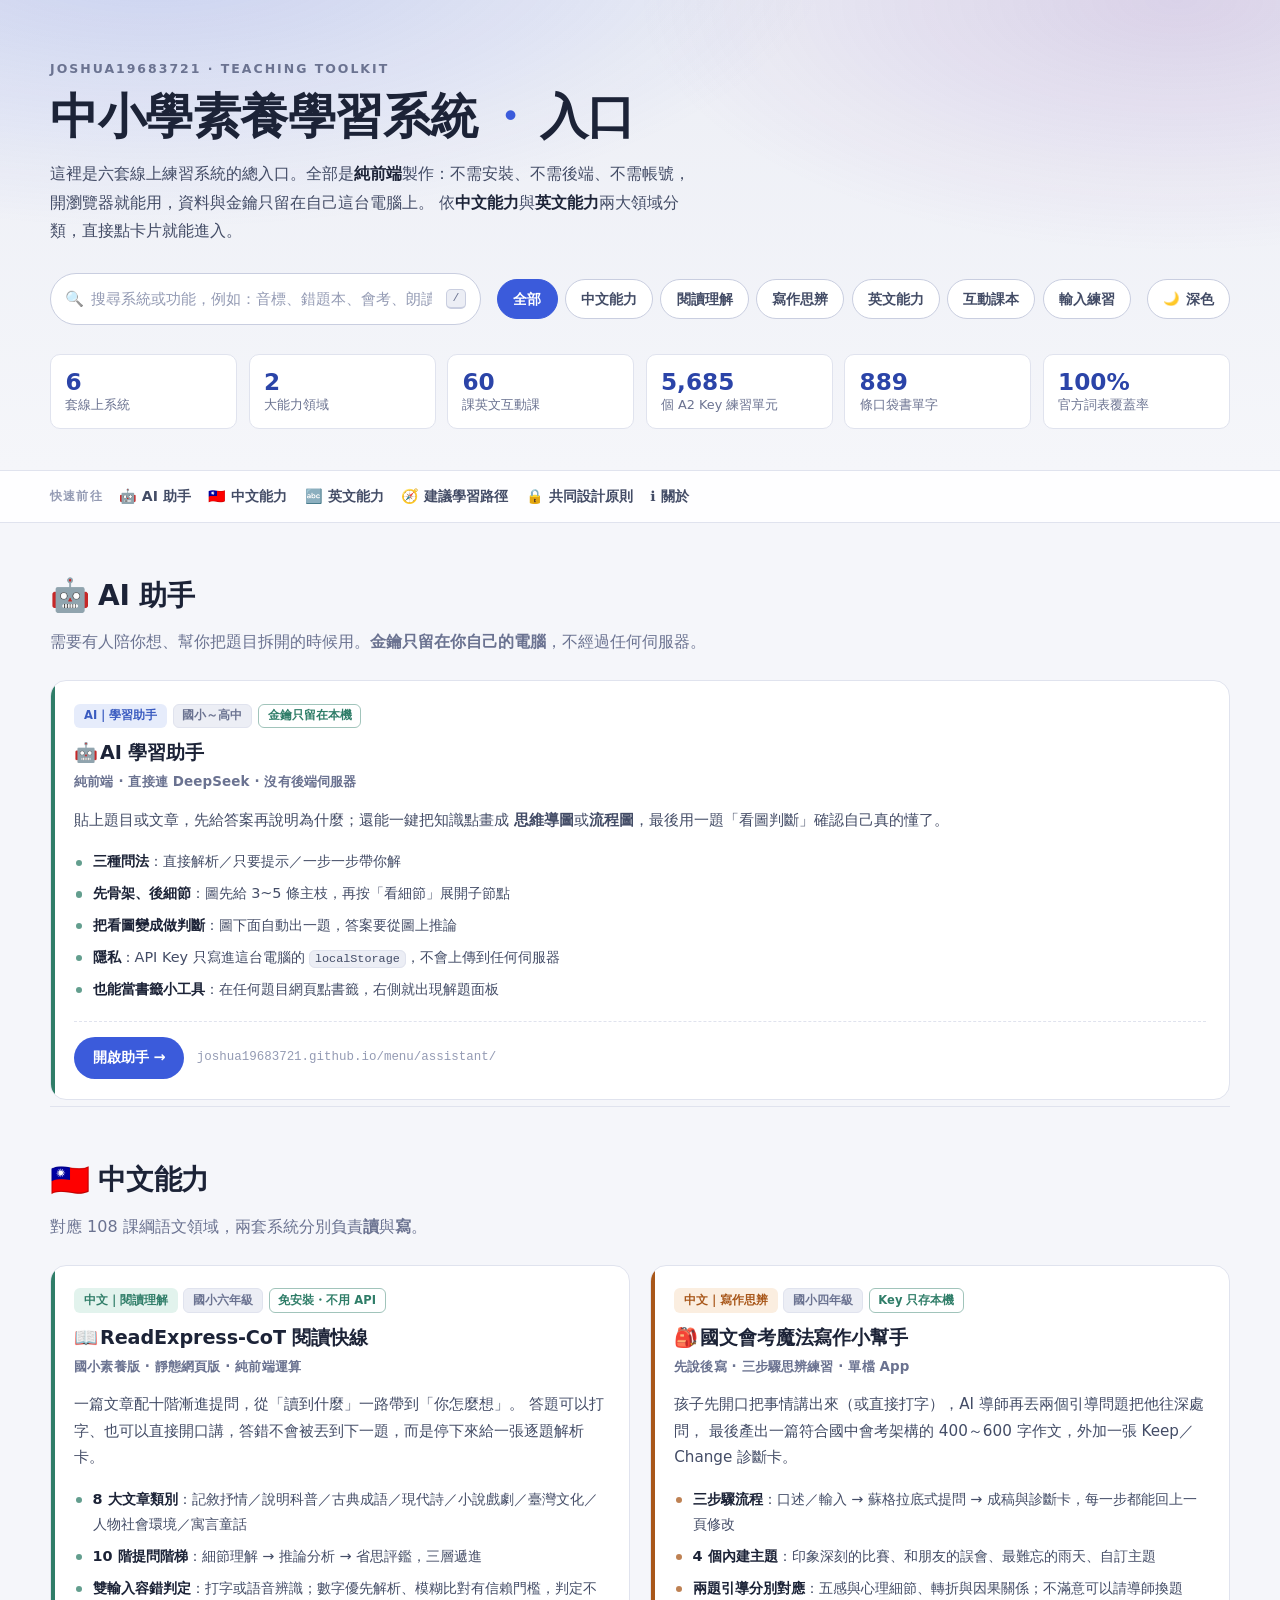
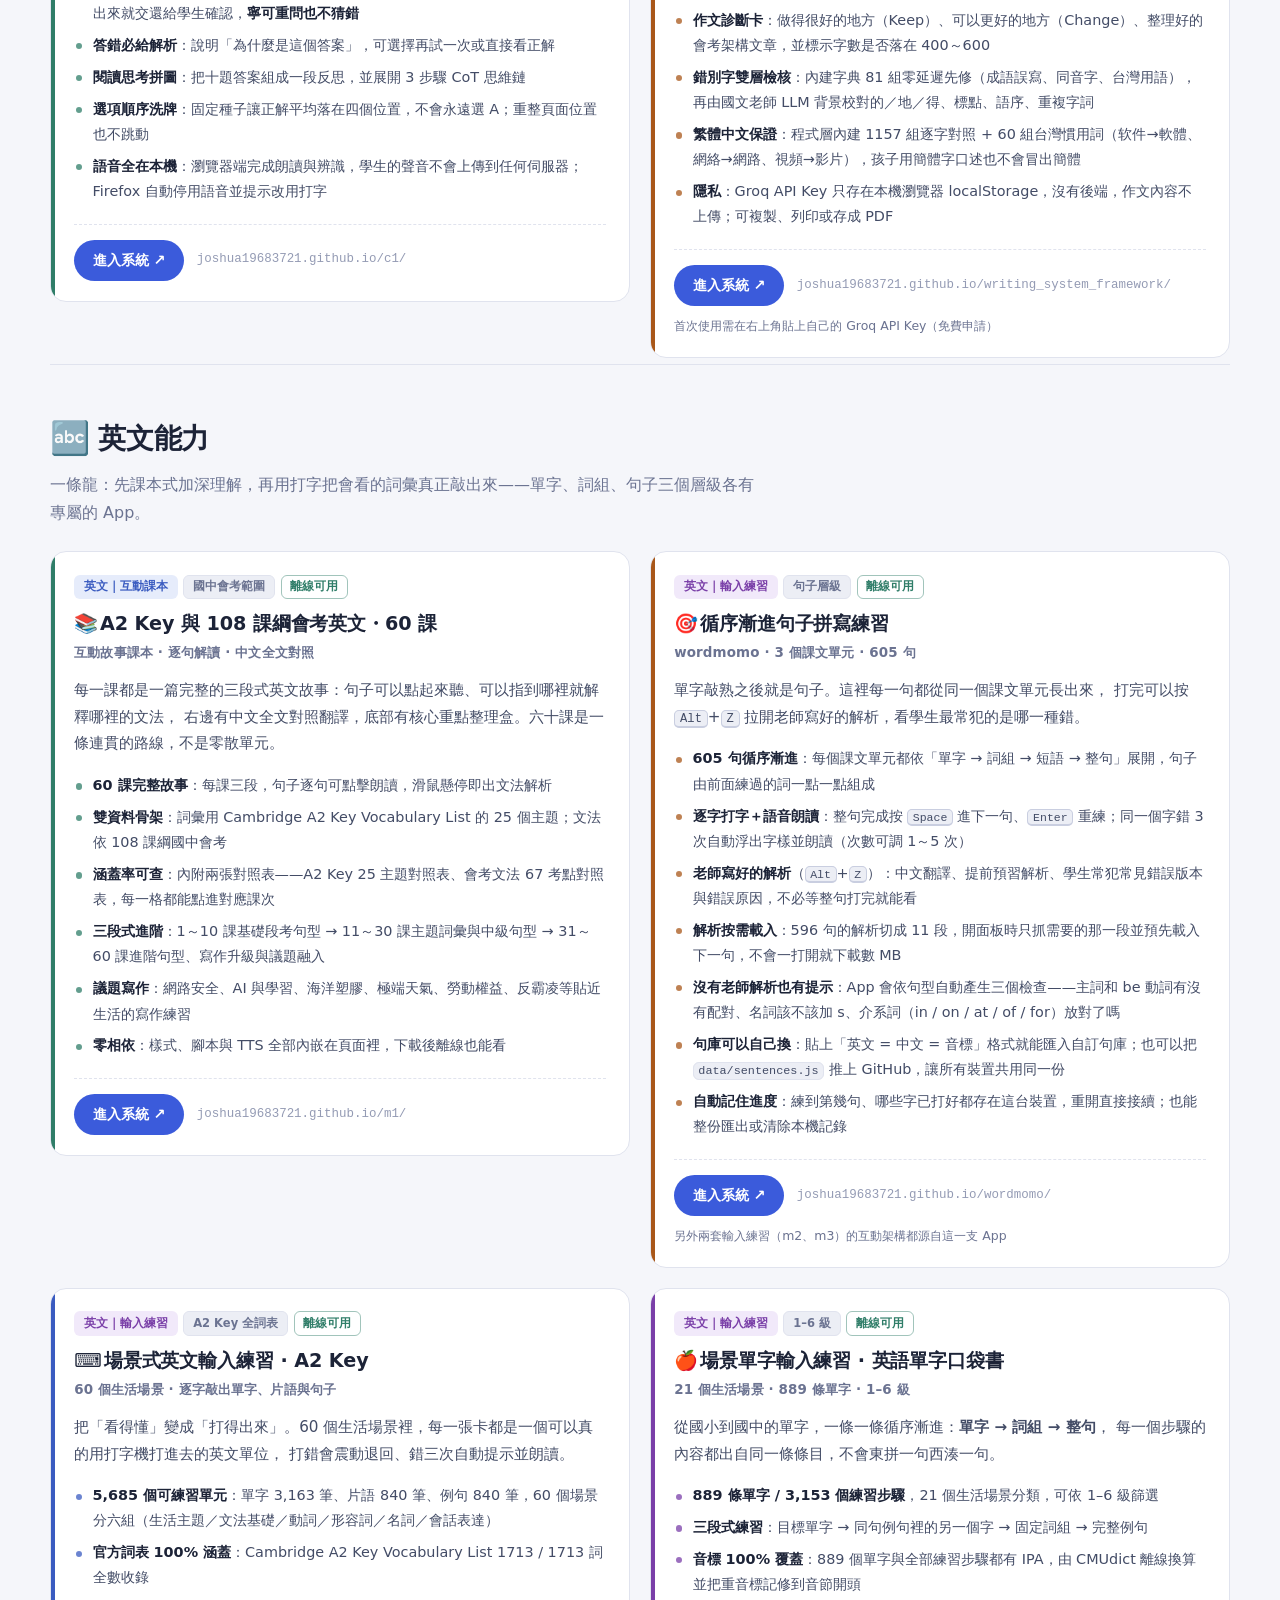
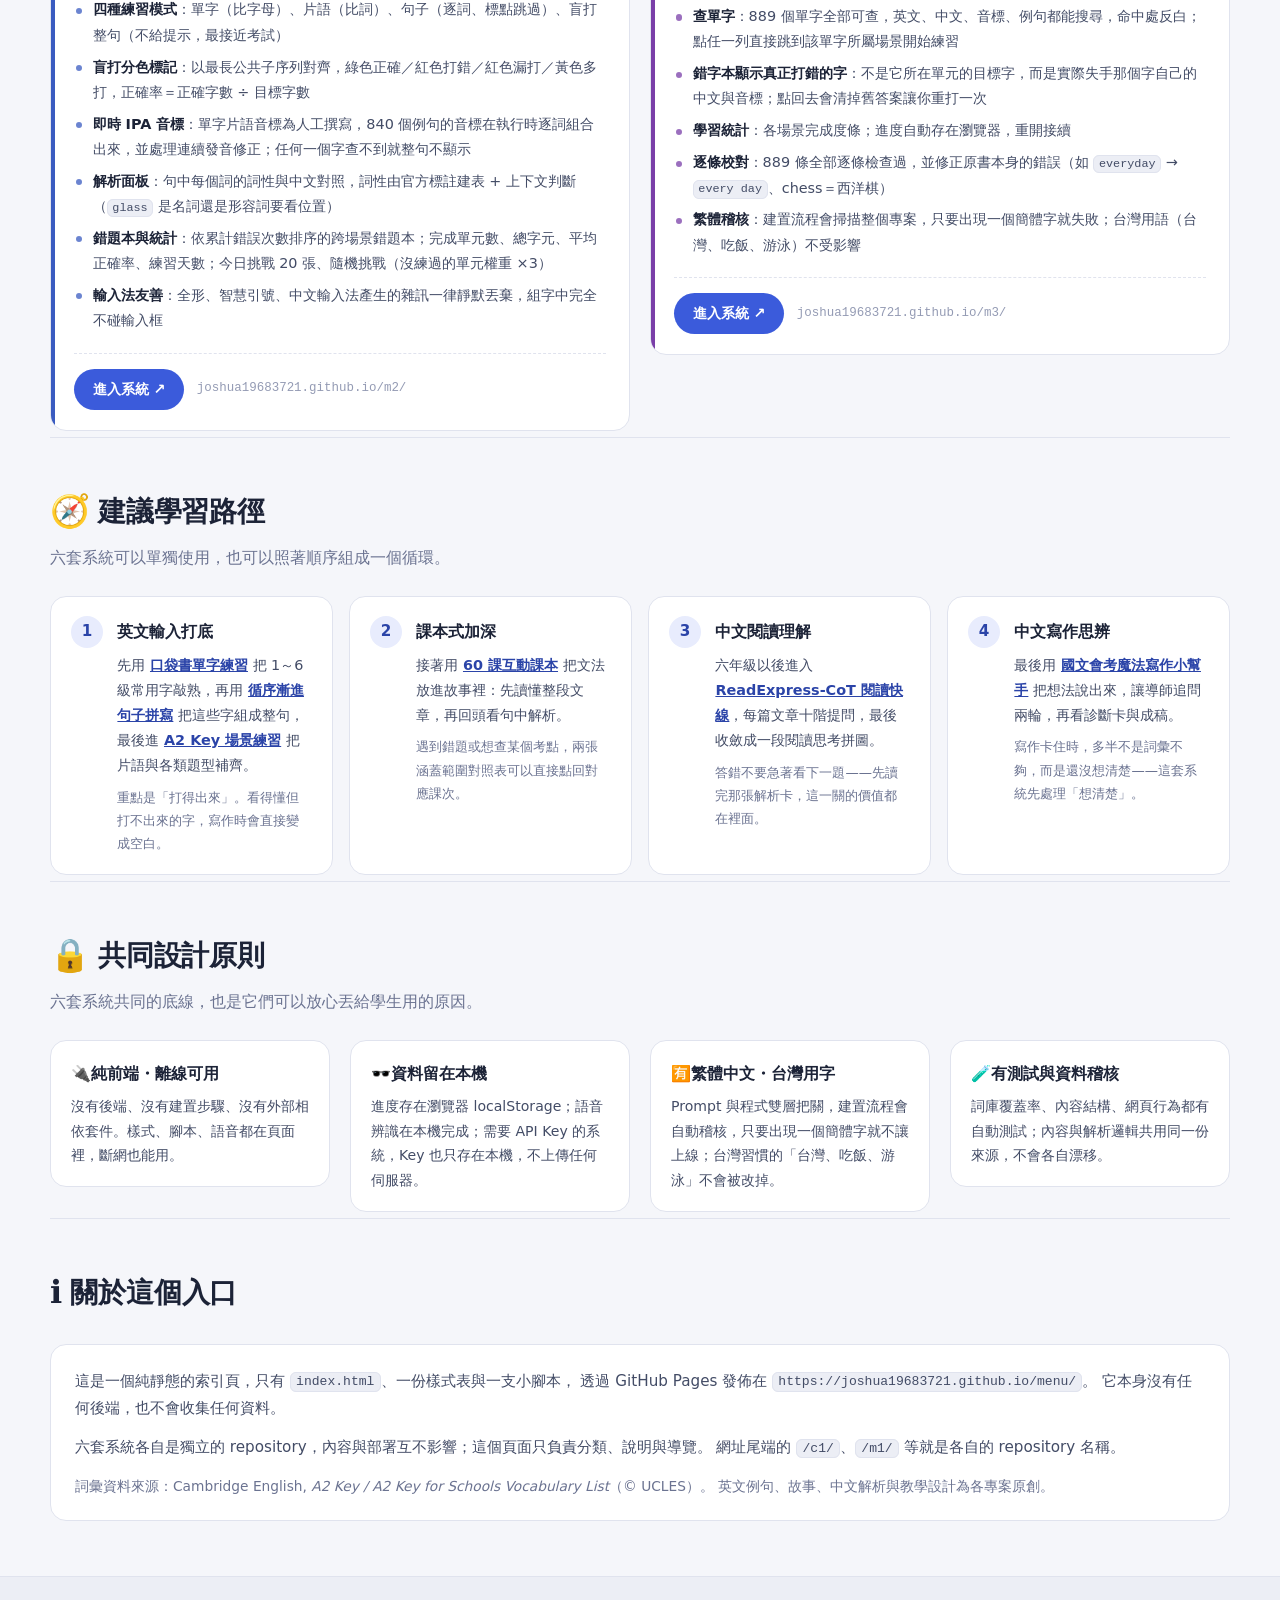
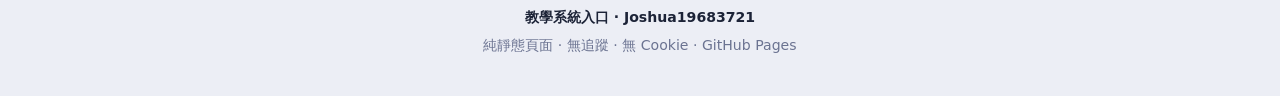
<file: index.html>
<!doctype html>
<html lang="zh-Hant">
<head>
<meta charset="utf-8">
<meta name="viewport" content="width=device-width, initial-scale=1">
<title>教學系統入口｜中文閱讀・寫作・英文學習</title>
<meta name="description" content="中小學素養學習系統入口網站：收錄 5 套可直接使用的線上練習系統，分為中文能力（閱讀理解、寫作思辨）與英文能力（互動課本、輸入練習）兩大領域。">
<meta name="theme-color" content="#1f2a44">
<meta property="og:type" content="website">
<meta property="og:title" content="教學系統入口｜中文閱讀・寫作・英文學習">
<meta property="og:description" content="5 套純前端、可離線使用的中小學線上練習系統，分門別類整理於此。">
<link rel="icon" href="data:image/svg+xml,%3Csvg xmlns='http://www.w3.org/2000/svg' viewBox='0 0 100 100'%3E%3Ctext y='.9em' font-size='90'%3E%F0%9F%97%BE%EF%B8%8F%3C/text%3E%3C/svg%3E">
<link rel="stylesheet" href="assets/css/app.css">
<script>
  // 先套用配色，避免整頁載入時閃一下另一套色。
  // 網址帶 ?theme=light / ?theme=dark 優先（投影機等固定場合很好用），
  // 否則用使用者上次在這頁按下的選擇，再否則交給系統設定。
  try {
    var q = new URLSearchParams(location.search).get('theme');
    var saved = localStorage.getItem('menu-theme');
    if (q === 'light' || q === 'dark') document.documentElement.dataset.theme = q;
    else if (saved === 'light' || saved === 'dark') document.documentElement.dataset.theme = saved;
  } catch (e) { /* localStorage 被停用就交給系統設定 */ }
</script>
</head>
<body>
<a class="skip-link" href="#main">跳到主要內容</a>

<header class="hero">
  <div class="wrap">
    <p class="eyebrow">Joshua19683721 · Teaching Toolkit</p>
    <h1>中小學素養學習系統<span class="dot">・</span>入口</h1>
    <p class="lede">
      這裡是六套線上練習系統的總入口。全部是<b>純前端</b>製作：不需安裝、不需後端、不需帳號，
      開瀏覽器就能用，資料與金鑰只留在自己這台電腦上。
      依<b>中文能力</b>與<b>英文能力</b>兩大領域分類，直接點卡片就能進入。
    </p>

    <div class="toolbar">
      <div class="search">
        <span class="search-icon" aria-hidden="true">🔍</span>
        <input id="search" type="search" autocomplete="off" spellcheck="false"
               placeholder="搜尋系統或功能，例如：音標、錯題本、會考、朗讀、寫作…"
               aria-label="搜尋系統或功能">
        <kbd>/</kbd>
      </div>
      <div class="chips" id="chips" role="group" aria-label="分類篩選">
        <button class="chip is-active" data-filter="all">全部</button>
        <button class="chip" data-filter="中文">中文能力</button>
        <button class="chip" data-filter="閱讀">閱讀理解</button>
        <button class="chip" data-filter="寫作">寫作思辨</button>
        <button class="chip" data-filter="英文">英文能力</button>
        <button class="chip" data-filter="課本">互動課本</button>
        <button class="chip" data-filter="打字">輸入練習</button>
      </div>
      <button id="theme-toggle" class="theme-toggle" type="button" title="切換淺色／深色">
        <span class="theme-icon" aria-hidden="true">☀️</span><span class="theme-label">淺色</span>
      </button>
    </div>

    <ul class="stats">
      <li><b>6</b><span>套線上系統</span></li>
      <li><b>2</b><span>大能力領域</span></li>
      <li><b>60</b><span>課英文互動課</span></li>
      <li><b>5,685</b><span>個 A2 Key 練習單元</span></li>
      <li><b>889</b><span>條口袋書單字</span></li>
      <li><b>100%</b><span>官方詞表覆蓋率</span></li>
    </ul>
  </div>
</header>

<nav class="quicknav" aria-label="快速導覽">
  <div class="wrap">
    <span class="quicknav-label">快速前往</span>
    <a href="#cat-ai">🤖 AI 助手</a>
    <a href="#cat-zh">🇹🇼 中文能力</a>
    <a href="#cat-en">🔤 英文能力</a>
    <a href="#path">🧭 建議學習路徑</a>
    <a href="#common">🔒 共同設計原則</a>
    <a href="#about">ℹ️ 關於</a>
  </div>
</nav>

<main id="main" class="wrap">

  <p class="empty" id="empty" hidden>找不到符合「<span id="emptyTerm"></span>」的系統，換個關鍵字試試看。</p>

  <!-- ============ AI 助手 ============ -->
  <section class="category" id="cat-ai">
    <header class="category-head">
      <h2><span class="cat-icon" aria-hidden="true">🤖</span>AI 助手</h2>
      <p>需要有人陪你想、幫你把題目拆開的時候用。<b>金鑰只留在你自己的電腦</b>，不經過任何伺服器。</p>
    </header>

    <div class="grid grid--2">

      <article class="card" data-tags="ai 助手 解題 deepseek 思維導圖 流程圖 摘要 翻譯 隱私 金鑰 免安裝 書籤">
        <div class="card-badges">
          <span class="badge badge-c">AI｜學習助手</span>
          <span class="badge">國小～高中</span>
          <span class="badge badge-ok">金鑰只留在本機</span>
        </div>
        <h3><span class="emoji" aria-hidden="true">🤖</span>AI 學習助手</h3>
        <p class="card-sub">純前端 · 直接連 DeepSeek · 沒有後端伺服器</p>
        <p class="card-desc">
          貼上題目或文章，先給答案再說明為什麼；還能一鍵把知識點畫成
          <b>思維導圖</b>或<b>流程圖</b>，最後用一題「看圖判斷」確認自己真的懂了。
        </p>
        <ul class="features">
          <li><b>三種問法</b>：直接解析／只要提示／一步一步帶你解</li>
          <li><b>先骨架、後細節</b>：圖先給 3~5 條主枝，再按「看細節」展開子節點</li>
          <li><b>把看圖變成做判斷</b>：圖下面自動出一題，答案要從圖上推論</li>
          <li><b>隱私</b>：API Key 只寫進這台電腦的 <code>localStorage</code>，不會上傳到任何伺服器</li>
          <li><b>也能當書籤小工具</b>：在任何題目網頁點書籤，右側就出現解題面板</li>
        </ul>
        <div class="card-foot">
          <a class="btn" href="assistant/">開啟助手 →</a>
          <code class="url">joshua19683721.github.io/menu/assistant/</code>
        </div>
      </article>

    </div>
  </section>

  <!-- ============ 中文能力 ============ -->
  <section class="category" id="cat-zh">
    <header class="category-head">
      <h2><span class="cat-icon" aria-hidden="true">🇹🇼</span>中文能力</h2>
      <p>對應 108 課綱語文領域，兩套系統分別負責<b>讀</b>與<b>寫</b>。</p>
    </header>

    <div class="grid grid--2">

      <article class="card" data-tags="中文 閱讀 理解 國小 六年級 素養 cot 思維鏈 語音 朗讀 解析 題庫">
        <div class="card-badges">
          <span class="badge badge-a">中文｜閱讀理解</span>
          <span class="badge">國小六年級</span>
          <span class="badge badge-ok">免安裝・不用 API</span>
        </div>
        <h3><span class="emoji" aria-hidden="true">📖</span>ReadExpress-CoT 閱讀快線</h3>
        <p class="card-sub">國小素養版 · 靜態網頁版 · 純前端運算</p>
        <p class="card-desc">
          一篇文章配十階漸進提問，從「讀到什麼」一路帶到「你怎麼想」。
          答題可以打字、也可以直接開口講，答錯不會被丟到下一題，而是停下來給一張逐題解析卡。
        </p>
        <ul class="features">
          <li><b>8 大文章類別</b>：記敘抒情／說明科普／古典成語／現代詩／小說戲劇／臺灣文化／人物社會環境／寓言童話</li>
          <li><b>10 階提問階梯</b>：細節理解 → 推論分析 → 省思評鑑，三層遞進</li>
          <li><b>雙輸入容錯判定</b>：打字或語音辨識；數字優先解析、模糊比對有信賴門檻，判定不出來就交還給學生確認，<b>寧可重問也不猜錯</b></li>
          <li><b>答錯必給解析</b>：說明「為什麼是這個答案」，可選擇再試一次或直接看正解</li>
          <li><b>閱讀思考拼圖</b>：把十題答案組成一段反思，並展開 3 步驟 CoT 思維鏈</li>
          <li><b>選項順序洗牌</b>：固定種子讓正解平均落在四個位置，不會永遠選 A；重整頁面位置也不跳動</li>
          <li><b>語音全在本機</b>：瀏覽器端完成朗讀與辨識，學生的聲音不會上傳到任何伺服器；Firefox 自動停用語音並提示改用打字</li>
        </ul>
        <div class="card-foot">
          <a class="btn" href="https://joshua19683721.github.io/c1/" target="_blank" rel="noopener noreferrer">進入系統 ↗</a>
          <code class="url">joshua19683721.github.io/c1/</code>
        </div>
      </article>

      <article class="card" data-tags="中文 寫作 作文 思辨 口述 會考 國小 四年級 llm groq 錯別字 繁體 隱私">
        <div class="card-badges">
          <span class="badge badge-b">中文｜寫作思辨</span>
          <span class="badge">國小四年級</span>
          <span class="badge badge-ok">Key 只存本機</span>
        </div>
        <h3><span class="emoji" aria-hidden="true">🎒</span>國文會考魔法寫作小幫手</h3>
        <p class="card-sub">先說後寫 · 三步驟思辨練習 · 單檔 App</p>
        <p class="card-desc">
          孩子先開口把事情講出來（或直接打字），AI 導師再丟兩個引導問題把他往深處問，
          最後產出一篇符合國中會考架構的 400～600 字作文，外加一張 Keep／Change 診斷卡。
        </p>
        <ul class="features">
          <li><b>三步驟流程</b>：口述／輸入 → 蘇格拉底式提問 → 成稿與診斷卡，每一步都能回上一頁修改</li>
          <li><b>4 個內建主題</b>：印象深刻的比賽、和朋友的誤會、最難忘的雨天、自訂主題</li>
          <li><b>兩題引導分別對應</b>：五感與心理細節、轉折與因果關係；不滿意可以請導師換題</li>
          <li><b>作文診斷卡</b>：做得很好的地方（Keep）、可以更好的地方（Change）、整理好的會考架構文章，並標示字數是否落在 400～600</li>
          <li><b>錯別字雙層檢核</b>：內建字典 81 組零延遲先修（成語誤寫、同音字、台灣用語），再由國文老師 LLM 背景校對的／地／得、標點、語序、重複字詞</li>
          <li data-audit="skip"><b>繁體中文保證</b>：程式層內建 1157 組逐字對照 + 60 組台灣慣用詞（软件→軟體、網絡→網路、視頻→影片），孩子用簡體字口述也不會冒出簡體</li>
          <li><b>隱私</b>：Groq API Key 只存在本機瀏覽器 localStorage，沒有後端，作文內容不上傳；可複製、列印或存成 PDF</li>
        </ul>
        <div class="card-foot">
          <a class="btn" href="https://joshua19683721.github.io/writing_system_framework/" target="_blank" rel="noopener noreferrer">進入系統 ↗</a>
          <code class="url">joshua19683721.github.io/writing_system_framework/</code>
          <span class="note">首次使用需在右上角貼上自己的 Groq API Key（免費申請）</span>
        </div>
      </article>

    </div>
  </section>

  <!-- ============ 英文能力 ============ -->
  <section class="category" id="cat-en">
    <header class="category-head">
      <h2><span class="cat-icon" aria-hidden="true">🔤</span>英文能力</h2>
      <p>一條龍：先課本式加深理解，再用打字把會看的詞彙真正敲出來——單字、詞組、句子三個層級各有專屬的 App。</p>
    </header>

    <div class="grid grid--2">

      <article class="card" data-tags="英文 閱讀 課本 教學 互動 a2 key 會考 108課綱 朗讀 翻譯 文法 故事">
        <div class="card-badges">
          <span class="badge badge-c">英文｜互動課本</span>
          <span class="badge">國中會考範圍</span>
          <span class="badge badge-ok">離線可用</span>
        </div>
        <h3><span class="emoji" aria-hidden="true">📚</span>A2 Key 與 108 課綱會考英文・60 課</h3>
        <p class="card-sub">互動故事課本 · 逐句解讀 · 中文全文對照</p>
        <p class="card-desc">
          每一課都是一篇完整的三段式英文故事：句子可以點起來聽、可以指到哪裡就解釋哪裡的文法，
          右邊有中文全文對照翻譯，底部有核心重點整理盒。六十課是一條連貫的路線，不是零散單元。
        </p>
        <ul class="features">
          <li><b>60 課完整故事</b>：每課三段，句子逐句可點擊朗讀，滑鼠懸停即出文法解析</li>
          <li><b>雙資料骨架</b>：詞彙用 Cambridge A2 Key Vocabulary List 的 25 個主題；文法依 108 課綱國中會考</li>
          <li><b>涵蓋率可查</b>：內附兩張對照表——A2 Key 25 主題對照表、會考文法 67 考點對照表，每一格都能點進對應課次</li>
          <li><b>三段式進階</b>：1～10 課基礎段考句型 → 11～30 課主題詞彙與中級句型 → 31～60 課進階句型、寫作升級與議題融入</li>
          <li><b>議題寫作</b>：網路安全、AI 與學習、海洋塑膠、極端天氣、勞動權益、反霸凌等貼近生活的寫作練習</li>
          <li><b>零相依</b>：樣式、腳本與 TTS 全部內嵌在頁面裡，下載後離線也能看</li>
        </ul>
        <div class="card-foot">
          <a class="btn" href="https://joshua19683721.github.io/m1/" target="_blank" rel="noopener noreferrer">進入系統 ↗</a>
          <code class="url">joshua19683721.github.io/m1/</code>
        </div>
      </article>

      <article class="card" data-tags="英文 打字 輸入 練習 句子 拼寫 課文 單元 解析 老師 句庫 朗讀 音標 匯入">
        <div class="card-badges">
          <span class="badge badge-d">英文｜輸入練習</span>
          <span class="badge">句子層級</span>
          <span class="badge badge-ok">離線可用</span>
        </div>
        <h3><span class="emoji" aria-hidden="true">🎯</span>循序漸進句子拼寫練習</h3>
        <p class="card-sub">wordmomo · 3 個課文單元 · 605 句</p>
        <p class="card-desc">
          單字敲熟之後就是句子。這裡每一句都從同一個課文單元長出來，
          打完可以按 <kbd>Alt</kbd>+<kbd>Z</kbd> 拉開老師寫好的解析，看學生最常犯的是哪一種錯。
        </p>
        <ul class="features">
          <li><b>605 句循序漸進</b>：每個課文單元都依「單字 → 詞組 → 短語 → 整句」展開，句子由前面練過的詞一點一點組成</li>
          <li><b>逐字打字＋語音朗讀</b>：整句完成按 <kbd>Space</kbd> 進下一句、<kbd>Enter</kbd> 重練；同一個字錯 3 次自動浮出字樣並朗讀（次數可調 1～5 次）</li>
          <li><b>老師寫好的解析</b>（<kbd>Alt</kbd>+<kbd>Z</kbd>）：中文翻譯、提前預習解析、學生常犯常見錯誤版本與錯誤原因，不必等整句打完就能看</li>
          <li><b>解析按需載入</b>：596 句的解析切成 11 段，開面板時只抓需要的那一段並預先載入下一句，不會一打開就下載數 MB</li>
          <li><b>沒有老師解析也有提示</b>：App 會依句型自動產生三個檢查——主詞和 be 動詞有沒有配對、名詞該不該加 s、介系詞（in / on / at / of / for）放對了嗎</li>
          <li><b>句庫可以自己換</b>：貼上「英文 = 中文 = 音標」格式就能匯入自訂句庫；也可以把 <code>data/sentences.js</code> 推上 GitHub，讓所有裝置共用同一份</li>
          <li><b>自動記住進度</b>：練到第幾句、哪些字已打好都存在這台裝置，重開直接接續；也能整份匯出或清除本機記錄</li>
        </ul>
        <div class="card-foot">
          <a class="btn" href="https://joshua19683721.github.io/wordmomo/" target="_blank" rel="noopener noreferrer">進入系統 ↗</a>
          <code class="url">joshua19683721.github.io/wordmomo/</code>
          <span class="note">另外兩套輸入練習（m2、m3）的互動架構都源自這一支 App</span>
        </div>
      </article>

      <article class="card" data-tags="英文 打字 輸入 練習 單字 片語 例句 盲打 a2 key 音標 詞性 錯題本 隨機">
        <div class="card-badges">
          <span class="badge badge-d">英文｜輸入練習</span>
          <span class="badge">A2 Key 全詞表</span>
          <span class="badge badge-ok">離線可用</span>
        </div>
        <h3><span class="emoji" aria-hidden="true">⌨️</span>場景式英文輸入練習 · A2 Key</h3>
        <p class="card-sub">60 個生活場景 · 逐字敲出單字、片語與句子</p>
        <p class="card-desc">
          把「看得懂」變成「打得出來」。60 個生活場景裡，每一張卡都是一個可以真的用打字機打進去的英文單位，
          打錯會震動退回、錯三次自動提示並朗讀。
        </p>
        <ul class="features">
          <li><b>5,685 個可練習單元</b>：單字 3,163 筆、片語 840 筆、例句 840 筆，60 個場景分六組（生活主題／文法基礎／動詞／形容詞／名詞／會話表達）</li>
          <li><b>官方詞表 100% 涵蓋</b>：Cambridge A2 Key Vocabulary List 1713 / 1713 詞全數收錄</li>
          <li><b>四種練習模式</b>：單字（比字母）、片語（比詞）、句子（逐詞、標點跳過）、盲打整句（不給提示，最接近考試）</li>
          <li><b>盲打分色標記</b>：以最長公共子序列對齊，綠色正確／紅色打錯／紅色漏打／黃色多打，正確率＝正確字數 ÷ 目標字數</li>
          <li><b>即時 IPA 音標</b>：單字片語音標為人工撰寫，840 個例句的音標在執行時逐詞組合出來，並處理連續發音修正；任何一個字查不到就整句不顯示</li>
          <li><b>解析面板</b>：句中每個詞的詞性與中文對照，詞性由官方標註建表 + 上下文判斷（<code>glass</code> 是名詞還是形容詞要看位置）</li>
          <li><b>錯題本與統計</b>：依累計錯誤次數排序的跨場景錯題本；完成單元數、總字元、平均正確率、練習天數；今日挑戰 20 張、隨機挑戰（沒練過的單元權重 ×3）</li>
          <li><b>輸入法友善</b>：全形、智慧引號、中文輸入法產生的雜訊一律靜默丟棄，組字中完全不碰輸入框</li>
        </ul>
        <div class="card-foot">
          <a class="btn" href="https://joshua19683721.github.io/m2/" target="_blank" rel="noopener noreferrer">進入系統 ↗</a>
          <code class="url">joshua19683721.github.io/m2/</code>
        </div>
      </article>

      <article class="card" data-tags="英文 打字 輸入 練習 單字 詞組 整句 口袋書 等級 音標 查單字 錯字本 統計">
        <div class="card-badges">
          <span class="badge badge-d">英文｜輸入練習</span>
          <span class="badge">1–6 級</span>
          <span class="badge badge-ok">離線可用</span>
        </div>
        <h3><span class="emoji" aria-hidden="true">🍎</span>場景單字輸入練習 · 英語單字口袋書</h3>
        <p class="card-sub">21 個生活場景 · 889 條單字 · 1–6 級</p>
        <p class="card-desc">
          從國小到國中的單字，一條一條循序漸進：<b>單字 → 詞組 → 整句</b>，
          每一個步驟的內容都出自同一條條目，不會東拼一句西湊一句。
        </p>
        <ul class="features">
          <li><b>889 條單字 / 3,153 個練習步驟</b>，21 個生活場景分類，可依 1–6 級篩選</li>
          <li><b>三段式練習</b>：目標單字 → 同句例句裡的另一個字 → 固定詞組 → 完整例句</li>
          <li><b>音標 100% 覆蓋</b>：889 個單字與全部練習步驟都有 IPA，由 CMUdict 離線換算並把重音標記修到音節開頭</li>
          <li><b>查單字</b>：889 個單字全部可查，英文、中文、音標、例句都能搜尋，命中處反白；點任一列直接跳到該單字所屬場景開始練習</li>
          <li><b>錯字本顯示真正打錯的字</b>：不是它所在單元的目標字，而是實際失手那個字自己的中文與音標；點回去會清掉舊答案讓你重打一次</li>
          <li><b>學習統計</b>：各場景完成度條；進度自動存在瀏覽器，重開接續</li>
          <li><b>逐條校對</b>：889 條全部逐條檢查過，並修正原書本身的錯誤（如 <code>everyday</code> → <code>every day</code>、chess＝西洋棋）</li>
          <li><b>繁體稽核</b>：建置流程會掃描整個專案，只要出現一個簡體字就失敗；台灣用語（台灣、吃飯、游泳）不受影響</li>
        </ul>
        <div class="card-foot">
          <a class="btn" href="https://joshua19683721.github.io/m3/" target="_blank" rel="noopener noreferrer">進入系統 ↗</a>
          <code class="url">joshua19683721.github.io/m3/</code>
        </div>
      </article>

    </div>
  </section>

  <!-- ============ 學習路徑 ============ -->
  <section class="category" id="path">
    <header class="category-head">
      <h2><span class="cat-icon" aria-hidden="true">🧭</span>建議學習路徑</h2>
      <p>六套系統可以單獨使用，也可以照著順序組成一個循環。</p>
    </header>

    <ol class="path">
      <li>
        <span class="step-no">1</span>
        <div>
          <h3>英文輸入打底</h3>
          <p>先用 <a href="https://joshua19683721.github.io/m3/" target="_blank" rel="noopener noreferrer">口袋書單字練習</a> 把 1～6 級常用字敲熟，再用 <a href="https://joshua19683721.github.io/wordmomo/" target="_blank" rel="noopener noreferrer">循序漸進句子拼寫</a> 把這些字組成整句，最後進 <a href="https://joshua19683721.github.io/m2/" target="_blank" rel="noopener noreferrer">A2 Key 場景練習</a> 把片語與各類題型補齊。</p>
          <p class="path-note">重點是「打得出來」。看得懂但打不出來的字，寫作時會直接變成空白。</p>
        </div>
      </li>
      <li>
        <span class="step-no">2</span>
        <div>
          <h3>課本式加深</h3>
          <p>接著用 <a href="https://joshua19683721.github.io/m1/" target="_blank" rel="noopener noreferrer">60 課互動課本</a> 把文法放進故事裡：先讀懂整段文章，再回頭看句中解析。</p>
          <p class="path-note">遇到錯題或想查某個考點，兩張涵蓋範圍對照表可以直接點回對應課次。</p>
        </div>
      </li>
      <li>
        <span class="step-no">3</span>
        <div>
          <h3>中文閱讀理解</h3>
          <p>六年級以後進入 <a href="https://joshua19683721.github.io/c1/" target="_blank" rel="noopener noreferrer">ReadExpress-CoT 閱讀快線</a>，每篇文章十階提問，最後收斂成一段閱讀思考拼圖。</p>
          <p class="path-note">答錯不要急著看下一題——先讀完那張解析卡，這一關的價值都在裡面。</p>
        </div>
      </li>
      <li>
        <span class="step-no">4</span>
        <div>
          <h3>中文寫作思辨</h3>
          <p>最後用 <a href="https://joshua19683721.github.io/writing_system_framework/" target="_blank" rel="noopener noreferrer">國文會考魔法寫作小幫手</a> 把想法說出來，讓導師追問兩輪，再看診斷卡與成稿。</p>
          <p class="path-note">寫作卡住時，多半不是詞彙不夠，而是還沒想清楚——這套系統先處理「想清楚」。</p>
        </div>
      </li>
    </ol>
  </section>

  <!-- ============ 共同原則 ============ -->
  <section class="category" id="common">
    <header class="category-head">
      <h2><span class="cat-icon" aria-hidden="true">🔒</span>共同設計原則</h2>
      <p>六套系統共同的底線，也是它們可以放心丟給學生用的原因。</p>
    </header>

    <div class="grid grid-principles">
      <div class="principle">
        <h3><span class="emoji" aria-hidden="true">🔌</span>純前端・離線可用</h3>
        <p>沒有後端、沒有建置步驟、沒有外部相依套件。樣式、腳本、語音都在頁面裡，斷網也能用。</p>
      </div>
      <div class="principle">
        <h3><span class="emoji" aria-hidden="true">🕶️</span>資料留在本機</h3>
        <p>進度存在瀏覽器 localStorage；語音辨識在本機完成；需要 API Key 的系統，Key 也只存在本機，不上傳任何伺服器。</p>
      </div>
      <div class="principle">
        <h3><span class="emoji" aria-hidden="true">🈶</span>繁體中文・台灣用字</h3>
        <p>Prompt 與程式雙層把關，建置流程會自動稽核，只要出現一個簡體字就不讓上線；台灣習慣的「台灣、吃飯、游泳」不會被改掉。</p>
      </div>
      <div class="principle">
        <h3><span class="emoji" aria-hidden="true">🧪</span>有測試與資料稽核</h3>
        <p>詞庫覆蓋率、內容結構、網頁行為都有自動測試；內容與解析邏輯共用同一份來源，不會各自漂移。</p>
      </div>
    </div>
  </section>

  <!-- ============ 關於 ============ -->
  <section class="category" id="about">
    <header class="category-head">
      <h2><span class="cat-icon" aria-hidden="true">ℹ️</span>關於這個入口</h2>
    </header>
    <div class="about">
      <p>
        這是一個純靜態的索引頁，只有 <code>index.html</code>、一份樣式表與一支小腳本，
        透過 GitHub Pages 發佈在 <code>https://joshua19683721.github.io/menu/</code>。
        它本身沒有任何後端，也不會收集任何資料。
      </p>
      <p>
        六套系統各自是獨立的 repository，內容與部署互不影響；這個頁面只負責分類、說明與導覽。
        網址尾端的 <code>/c1/</code>、<code>/m1/</code> 等就是各自的 repository 名稱。
      </p>
      <p class="muted">
        詞彙資料來源：Cambridge English, <i>A2 Key / A2 Key for Schools Vocabulary List</i>（© UCLES）。
        英文例句、故事、中文解析與教學設計為各專案原創。
      </p>
    </div>
  </section>

</main>

<footer class="site-foot">
  <div class="wrap">
    <p>教學系統入口 · Joshua19683721</p>
    <p class="muted">純靜態頁面 · 無追蹤 · 無 Cookie · GitHub Pages</p>
  </div>
</footer>

<script src="assets/js/app.js"></script>
</body>
</html>
</file>
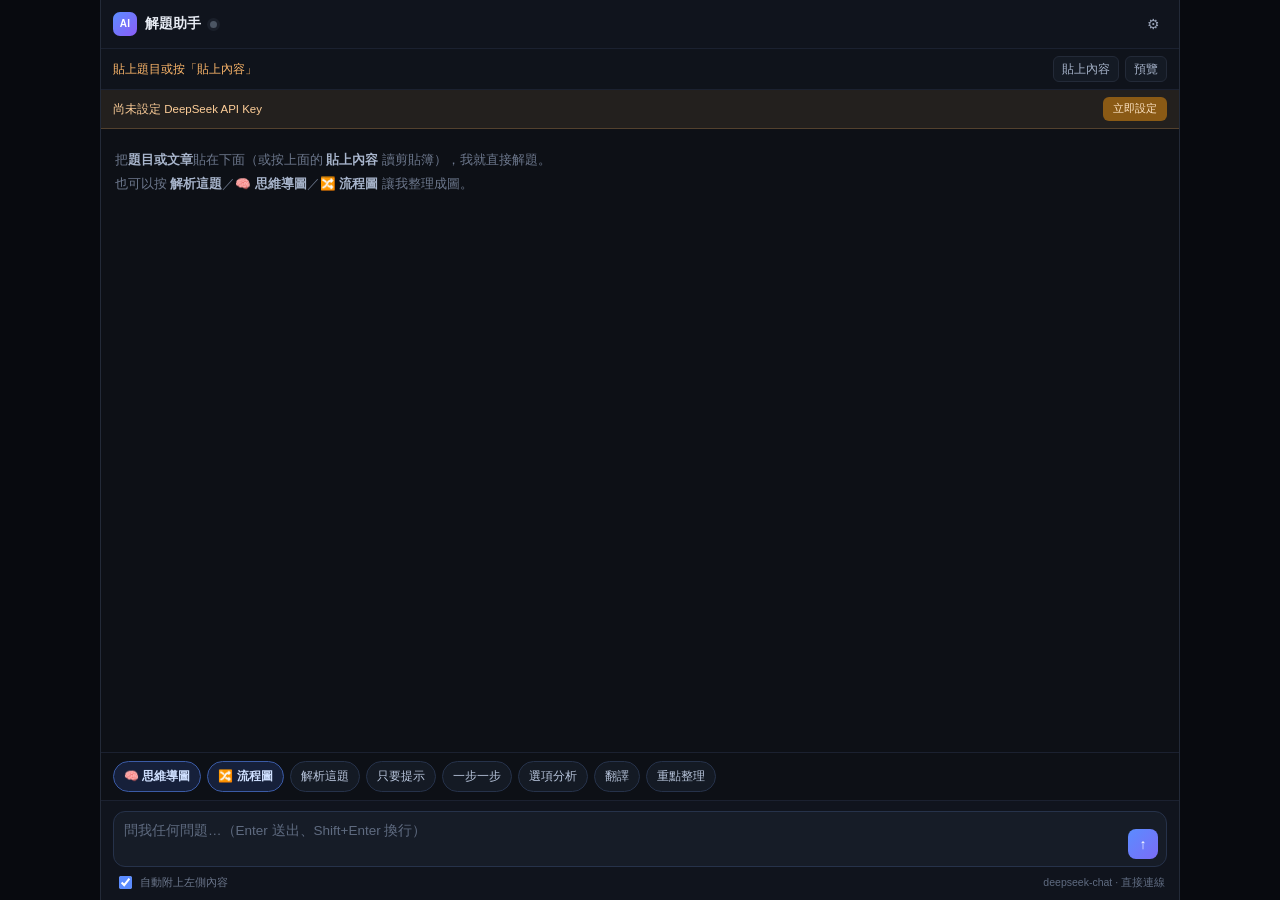
<file: assistant/index.html>
<!doctype html>
<html lang="zh-Hant">
<head>
<meta charset="utf-8">
<meta name="viewport" content="width=device-width, initial-scale=1, viewport-fit=cover">
<title>AI 學習助手｜解題・思維導圖・流程圖</title>
<meta name="description" content="純前端 AI 學習助手：貼上題目就能解析、畫思維導圖與流程圖。API Key 只存在這台電腦的瀏覽器，不經過任何伺服器。">
<meta name="theme-color" content="#0d1016">
<link rel="icon" href="data:image/svg+xml,%3Csvg xmlns='http://www.w3.org/2000/svg' viewBox='0 0 100 100'%3E%3Ctext y='.9em' font-size='90'%3E%F0%9F%A4%96%3C/text%3E%3C/svg%3E">
<style>
  html, body { margin: 0; height: 100%; background: #080a0f; }
  body { overflow: hidden; -webkit-font-smoothing: antialiased; }
  .fallback {
    max-width: 560px; margin: 12vh auto; padding: 24px; border-radius: 14px;
    background: #10141d; border: 1px solid #232a38; color: #c5cee0;
    font: 400 14px/1.8 -apple-system, "Segoe UI", "Microsoft JhengHei", "PingFang TC", sans-serif;
  }
  .fallback h1 { font-size: 18px; margin: 0 0 10px; color: #e7ebf3; }
  .fallback code { background: #0b0e14; padding: 1px 5px; border-radius: 5px; color: #9fd0ff; }
  noscript .fallback { display: block; }
</style>
<script>window.__DS_HOSTED__ = true;</script>
</head>
<body>
<noscript>
  <div class="fallback">
    <h1>需要開啟 JavaScript</h1>
    <p>這個助手完全在你的瀏覽器裡執行，請允許 JavaScript 後重新整理。</p>
  </div>
</noscript>

<!-- 本頁是「純前端」版本：沒有後端、沒有伺服器，
     DeepSeek API Key 只寫進這台電腦瀏覽器的 localStorage。 -->
<script data-standalone src="panel.js"></script>
</body>
</html>
</file>
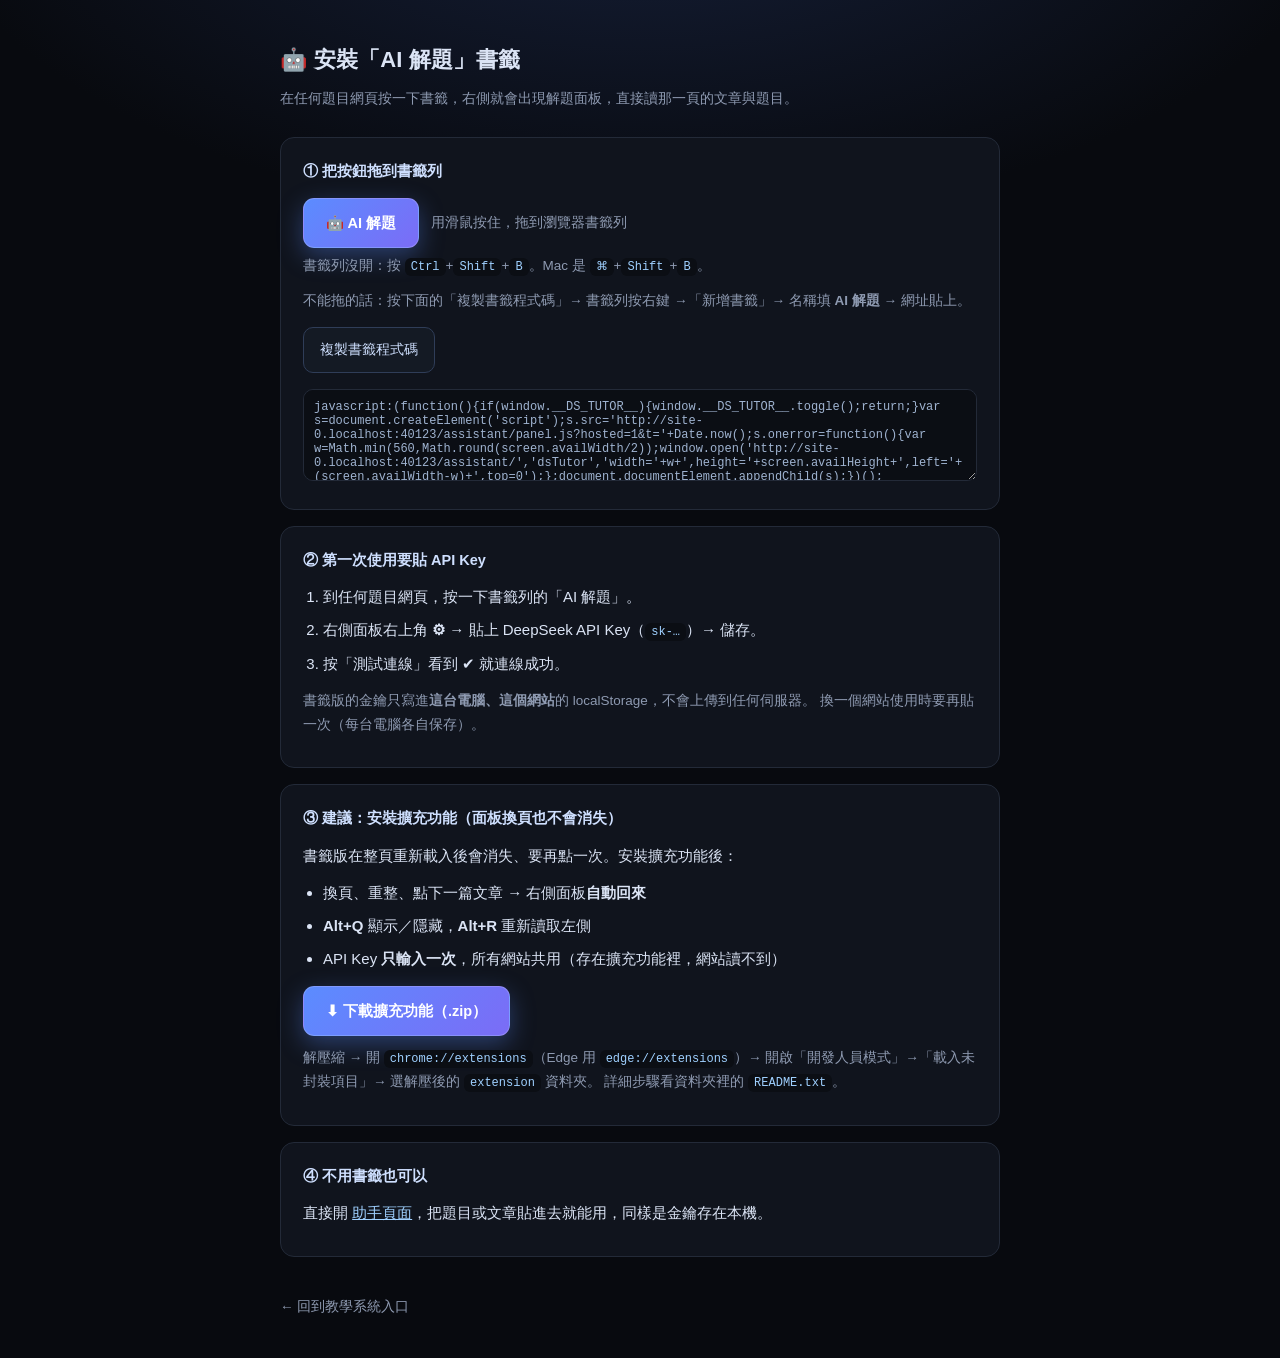
<file: assistant/bookmark.html>
<!doctype html>
<html lang="zh-Hant">
<head>
<meta charset="utf-8">
<meta name="viewport" content="width=device-width, initial-scale=1">
<title>安裝書籤小工具｜AI 學習助手</title>
<meta name="description" content="把 AI 學習助手變成書籤：在任何題目網頁按一下，右側就出現解題面板。">
<link rel="icon" href="data:image/svg+xml,%3Csvg xmlns='http://www.w3.org/2000/svg' viewBox='0 0 100 100'%3E%3Ctext y='.9em' font-size='90'%3E%F0%9F%A4%96%3C/text%3E%3C/svg%3E">
<style>
  :root { color-scheme: dark; }
  * { box-sizing: border-box; }
  body {
    margin: 0; min-height: 100vh; padding: 40px 20px;
    background: radial-gradient(1200px 600px at 50% -10%, #16203a 0%, #080a0f 60%);
    color: #dbe4f5;
    font: 400 15px/1.8 -apple-system, "Segoe UI", "Microsoft JhengHei", "PingFang TC", "Noto Sans TC", sans-serif;
  }
  .wrap { max-width: 720px; margin: 0 auto; }
  h1 { font-size: 22px; margin: 0 0 6px; letter-spacing: .01em; }
  .sub { color: #8e9ab1; margin: 0 0 26px; font-size: 14px; }
  .card {
    background: #10141d; border: 1px solid #232a38; border-radius: 14px;
    padding: 20px 22px; margin-bottom: 16px;
  }
  h2 { font-size: 14.5px; margin: 0 0 10px; color: #cfe0ff; }
  p { margin: 0 0 10px; }
  .muted { color: #8e9ab1; font-size: 13.5px; }
  .bm-row { display: flex; align-items: center; gap: 12px; flex-wrap: wrap; margin: 14px 0 6px; }
  .bm {
    display: inline-flex; align-items: center; gap: 8px;
    padding: 11px 22px; border-radius: 11px; text-decoration: none;
    background: linear-gradient(135deg, #5b8cff, #7b6cf6); color: #fff;
    font-weight: 700; font-size: 14.5px; box-shadow: 0 8px 24px rgba(91,140,255,.35);
    cursor: grab; border: 1px solid rgba(255,255,255,.18);
  }
  .bm:active { cursor: grabbing; }
  code, textarea {
    font-family: ui-monospace, Consolas, monospace; font-size: 12px;
  }
  code { background: #0b0e14; padding: 2px 6px; border-radius: 6px; color: #9fd0ff; }
  ol { padding-left: 20px; margin: 8px 0 0; }
  li { margin-bottom: 6px; }
  button.copy {
    padding: 10px 16px; border-radius: 10px; border: 1px solid #2f3d58;
    background: #141a24; color: #cfe0ff; font: inherit; font-size: 13.5px; cursor: pointer;
  }
  button.copy:hover { border-color: #5b8cff; }
  textarea {
    width: 100%; height: 92px; margin-top: 10px; padding: 10px; border-radius: 10px;
    background: #0b0e14; color: #9fb3d0; border: 1px solid #232a38; resize: vertical;
  }
  .back { display: inline-block; margin-top: 22px; color: #8e9ab1; text-decoration: none; font-size: 13.5px; }
  .back:hover { color: #cfe0ff; }
</style>
</head>
<body>
<div class="wrap">
  <h1>🤖 安裝「AI 解題」書籤</h1>
  <p class="sub">在任何題目網頁按一下書籤，右側就會出現解題面板，直接讀那一頁的文章與題目。</p>

  <div class="card">
    <h2>① 把按鈕拖到書籤列</h2>
    <div class="bm-row">
      <a class="bm" id="bm" href="#">🤖 AI 解題</a>
      <span class="muted">用滑鼠按住，拖到瀏覽器書籤列</span>
    </div>
    <p class="muted">書籤列沒開：按 <code>Ctrl</code>+<code>Shift</code>+<code>B</code>。Mac 是 <code>⌘</code>+<code>Shift</code>+<code>B</code>。</p>
    <p class="muted">不能拖的話：按下面的「複製書籤程式碼」→ 書籤列按右鍵 →「新增書籤」→ 名稱填 <b>AI 解題</b> → 網址貼上。</p>
    <div class="bm-row">
      <button class="copy" id="copy">複製書籤程式碼</button>
      <span class="muted" id="copied"></span>
    </div>
    <textarea id="code" readonly spellcheck="false"></textarea>
  </div>

  <div class="card">
    <h2>② 第一次使用要貼 API Key</h2>
    <ol>
      <li>到任何題目網頁，按一下書籤列的「AI 解題」。</li>
      <li>右側面板右上角 <b>⚙</b> → 貼上 DeepSeek API Key（<code>sk-…</code>）→ 儲存。</li>
      <li>按「測試連線」看到 ✔ 就連線成功。</li>
    </ol>
    <p class="muted" style="margin-top:12px">
      書籤版的金鑰只寫進<b>這台電腦、這個網站</b>的 localStorage，不會上傳到任何伺服器。
      換一個網站使用時要再貼一次（每台電腦各自保存）。
    </p>
  </div>

  <div class="card">
    <h2>③ 建議：安裝擴充功能（面板換頁也不會消失）</h2>
    <p>書籤版在整頁重新載入後會消失、要再點一次。安裝擴充功能後：</p>
    <ul style="margin:8px 0 12px;padding-left:20px">
      <li>換頁、重整、點下一篇文章 → 右側面板<b>自動回來</b></li>
      <li><b>Alt+Q</b> 顯示／隱藏，<b>Alt+R</b> 重新讀取左側</li>
      <li>API Key <b>只輸入一次</b>，所有網站共用（存在擴充功能裡，網站讀不到）</li>
    </ul>
    <div class="bm-row">
      <a class="bm" href="https://joshua19683721.github.io/menu/assistant/ai-tutor-extension.zip">⬇ 下載擴充功能（.zip）</a>
    </div>
    <p class="muted" style="margin-top:10px">
      解壓縮 → 開 <code>chrome://extensions</code>（Edge 用 <code>edge://extensions</code>）→
      開啟「開發人員模式」→「載入未封裝項目」→ 選解壓後的 <code>extension</code> 資料夾。
      詳細步驟看資料夾裡的 <code>README.txt</code>。
    </p>
  </div>

  <div class="card">
    <h2>④ 不用書籤也可以</h2>
    <p>直接開 <a href="./" style="color:#9fd0ff">助手頁面</a>，把題目或文章貼進去就能用，同樣是金鑰存在本機。</p>
  </div>

  <a class="back" href="../">← 回到教學系統入口</a>
</div>

<script>
(function () {
  var BASE = location.href.replace(/[^/]*$/, '');
  var CODE = "javascript:(function(){" +
    "if(window.__DS_TUTOR__){window.__DS_TUTOR__.toggle();return;}" +
    "var s=document.createElement('script');" +
    "s.src='" + BASE + "panel.js?hosted=1&t='+Date.now();" +
    "s.onerror=function(){" +
      "var w=Math.min(560,Math.round(screen.availWidth/2));" +
      "window.open('" + BASE + "','dsTutor','width='+w+',height='+screen.availHeight+',left='+(screen.availWidth-w)+',top=0');" +
    "};" +
    "document.documentElement.appendChild(s);})();";

  document.getElementById('bm').setAttribute('href', CODE);
  document.getElementById('code').value = CODE;

  document.getElementById('copy').onclick = function () {
    var ta = document.getElementById('code');
    ta.select();
    ta.setSelectionRange(0, 99999);
    var done = function () { document.getElementById('copied').textContent = '已複製 ✓'; };
    if (navigator.clipboard && navigator.clipboard.writeText) {
      navigator.clipboard.writeText(CODE).then(done, function () { document.execCommand('copy'); done(); });
    } else {
      document.execCommand('copy'); done();
    }
  };
})();
</script>
</body>
</html>
</file>
<file: assets/css/app.css>
/* ==========================================================================
   教學系統入口 — 樣式表
   設計原則：純前端、零相依、深淺色自動適應（可手動覆寫）、鍵盤可操作

   色票一律用 light-dark() 寫成一份，隨 color-scheme 自動切換；
   <html data-theme="light|dark"> 可以強制指定，不會出現兩份色票要同步的問題。
   ========================================================================== */

:root {
  color-scheme: light dark;

  --bg:            light-dark(#f5f6fa, #12141c);
  --bg-soft:       light-dark(#eceef5, #191c26);
  --surface:       light-dark(#ffffff, #1b1f2b);
  --surface-2:     light-dark(#fafbfe, #212634);
  --border:        light-dark(#e0e3ee, #2c3140);
  --border-strong: light-dark(#c9cee0, #3d4457);

  --ink:        light-dark(#1c2337, #e8eaf2);
  --ink-2:      light-dark(#434c66, #bcc2d4);
  --ink-3:      light-dark(#6b7391, #949cb4);
  --ink-4:      light-dark(#949bb4, #737b93);

  --accent:      light-dark(#3b5bdb, #7f97ff);
  --accent-soft: light-dark(#e8ecfd, #232a44);
  --accent-ink:  light-dark(#2b44a8, #a8b9ff);

  --a-zh-read:    light-dark(#2f7d68, #6dc4a8);
  --a-zh-read-bg: light-dark(#e2f3ed, #17302a);
  --a-zh-write:    light-dark(#a8571a, #e0a066);
  --a-zh-write-bg: light-dark(#fbeee0, #33251a);
  --a-en-read:    light-dark(#3a5bc0, #8fa9f5);
  --a-en-read-bg: light-dark(#e6ecfb, #1c2540);
  --a-en-type:    light-dark(#7a3fa8, #c39ae8);
  --a-en-type-bg: light-dark(#f1e9fa, #2a1f38);

  --radius:    16px;
  --radius-sm: 10px;
  --shadow:    light-dark(
    0 1px 2px rgba(24, 32, 56, .05), 0 8px 24px -12px rgba(24, 32, 56, .18),
    0 1px 2px rgba(0, 0, 0, .3), 0 8px 24px -12px rgba(0, 0, 0, .6)
  );
  --shadow-lg: light-dark(
    0 2px 4px rgba(24, 32, 56, .06), 0 20px 48px -20px rgba(24, 32, 56, .26),
    0 2px 4px rgba(0, 0, 0, .35), 0 20px 48px -20px rgba(0, 0, 0, .7)
  );

  --font: "Noto Sans TC", "PingFang TC", "Microsoft JhengHei", "Heiti TC",
          system-ui, -apple-system, "Segoe UI", Roboto, sans-serif;
  --font-mono: "JetBrains Mono", "SFMono-Regular", Consolas, "Courier New", monospace;

  --wrap: 1180px;
}

/* 使用者在頁面上明確選了配色時，以選擇為準 */
:root[data-theme="light"] { color-scheme: light; }
:root[data-theme="dark"]  { color-scheme: dark; }


* { box-sizing: border-box; }

html { scroll-behavior: smooth; scroll-padding-top: 76px; }

@media (prefers-reduced-motion: reduce) {
  html { scroll-behavior: auto; }
  * { animation-duration: .01ms !important; transition-duration: .01ms !important; }
}

body {
  margin: 0;
  font-family: var(--font);
  font-size: 16px;
  line-height: 1.75;
  color: var(--ink);
  background: var(--bg);
  -webkit-font-smoothing: antialiased;
  text-rendering: optimizeLegibility;
}

.wrap { width: min(100% - 2.5rem, var(--wrap)); margin-inline: auto; }

a { color: var(--accent-ink); }

kbd {
  font-family: var(--font-mono);
  font-size: .8em;
  line-height: 1.4;
  color: var(--ink-2);
  background: var(--bg-soft);
  border: 1px solid var(--border-strong);
  border-bottom-width: 2px;
  border-radius: 5px;
  padding: .05em .4em;
  white-space: nowrap;
}

code {
  font-family: var(--font-mono);
  font-size: .86em;
  background: var(--bg-soft);
  border: 1px solid var(--border);
  border-radius: 6px;
  padding: .1em .4em;
}

/* ---------- skip link ---------- */
.skip-link {
  position: absolute; left: -9999px; top: 0; z-index: 100;
  background: var(--accent); color: #fff; padding: .7rem 1.1rem;
  border-radius: 0 0 var(--radius-sm) 0; font-weight: 700;
}
.skip-link:focus { left: 0; }

/* ---------- hero ---------- */
.hero {
  background:
    radial-gradient(1100px 460px at 12% -12%, rgba(59, 91, 219, .20), transparent 62%),
    radial-gradient(900px 420px at 92% 0%, rgba(122, 63, 168, .16), transparent 60%),
    linear-gradient(180deg, var(--bg-soft), var(--bg));
  border-bottom: 1px solid var(--border);
  padding: 3.6rem 0 2.6rem;
}

.eyebrow {
  margin: 0 0 .5rem;
  font-size: .78rem;
  letter-spacing: .16em;
  text-transform: uppercase;
  color: var(--ink-3);
  font-weight: 700;
}

.hero h1 {
  margin: 0 0 .9rem;
  font-size: clamp(1.85rem, 4.6vw, 3rem);
  line-height: 1.22;
  letter-spacing: -.01em;
  font-weight: 800;
}
.hero h1 .dot { color: var(--accent); padding-inline: .15em; }

.lede {
  margin: 0 0 1.7rem;
  max-width: 62ch;
  color: var(--ink-2);
  font-size: 1.02rem;
}
.lede b { color: var(--ink); font-weight: 700; }

/* ---------- toolbar ---------- */
.toolbar {
  display: flex;
  flex-wrap: wrap;
  gap: .8rem 1rem;
  align-items: center;
  margin-bottom: 1.8rem;
}

.search {
  position: relative;
  flex: 1 1 320px;
  display: flex;
  align-items: center;
  background: var(--surface);
  border: 1px solid var(--border-strong);
  border-radius: 999px;
  padding: .1rem .9rem .1rem 2.5rem;
  box-shadow: var(--shadow);
  transition: border-color .15s ease, box-shadow .15s ease;
}
.search:focus-within {
  border-color: var(--accent);
  box-shadow: 0 0 0 3px var(--accent-soft);
}
.search-icon {
  position: absolute; left: .9rem; font-size: .95rem; opacity: .65; pointer-events: none;
}
.search input {
  flex: 1;
  border: 0; outline: 0; background: none;
  font: inherit; font-size: .95rem; color: var(--ink);
  padding: .62rem 0;
  min-width: 0;
}
.search input::placeholder { color: var(--ink-4); }
.search input::-webkit-search-cancel-button { cursor: pointer; }
.search kbd {
  font-family: var(--font-mono);
  font-size: .72rem;
  color: var(--ink-3);
  border: 1px solid var(--border-strong);
  border-bottom-width: 2px;
  border-radius: 5px;
  padding: 0 .35rem;
  background: var(--bg-soft);
}

.chips { display: flex; flex-wrap: wrap; gap: .45rem; }
.chip {
  font: inherit;
  font-size: .87rem;
  font-weight: 600;
  color: var(--ink-2);
  background: var(--surface);
  border: 1px solid var(--border-strong);
  border-radius: 999px;
  padding: .42rem .95rem;
  cursor: pointer;
  transition: background .15s ease, color .15s ease, border-color .15s ease;
}
.chip:hover { border-color: var(--accent); color: var(--accent-ink); }
.chip.is-active {
  background: var(--accent); border-color: var(--accent); color: #fff;
}

/* ---------- theme toggle ---------- */
.theme-toggle {
  flex: none;
  display: inline-flex;
  align-items: center;
  gap: .35rem;
  font: inherit;
  font-size: .87rem;
  font-weight: 600;
  color: var(--ink-2);
  background: var(--surface);
  border: 1px solid var(--border-strong);
  border-radius: 999px;
  padding: .42rem .95rem;
  cursor: pointer;
  transition: border-color .15s ease, color .15s ease;
}
.theme-toggle:hover { border-color: var(--accent); color: var(--accent-ink); }
.theme-icon { font-size: .95em; line-height: 1; }
@media (max-width: 640px) { .theme-label { display: none; } .theme-toggle { padding: .42rem .7rem; } }

/* ---------- stats ---------- */
.stats {
  list-style: none;
  margin: 0; padding: 0;
  display: grid;
  grid-template-columns: repeat(auto-fit, minmax(112px, 1fr));
  gap: .7rem;
}
.stats li {
  background: var(--surface);
  border: 1px solid var(--border);
  border-radius: var(--radius-sm);
  padding: .8rem .9rem;
  box-shadow: var(--shadow);
}
.stats b {
  display: block;
  font-size: 1.45rem;
  line-height: 1.25;
  color: var(--accent-ink);
  font-variant-numeric: tabular-nums;
}
.stats span {
  display: block;
  font-size: .8rem;
  color: var(--ink-3);
  line-height: 1.45;
}

/* ---------- quick nav ---------- */
.quicknav {
  position: sticky; top: 0; z-index: 20;
  background: color-mix(in srgb, var(--surface) 88%, transparent);
  backdrop-filter: saturate(160%) blur(10px);
  border-bottom: 1px solid var(--border);
}
.quicknav .wrap {
  display: flex; flex-wrap: wrap; align-items: center; gap: .35rem .9rem;
  padding: .6rem 0;
}
.quicknav-label {
  font-size: .76rem; font-weight: 700; letter-spacing: .1em;
  color: var(--ink-4); text-transform: uppercase;
}
.quicknav a {
  font-size: .88rem; font-weight: 600; text-decoration: none;
  color: var(--ink-2); padding: .2rem .1rem; border-radius: 6px;
}
.quicknav a:hover { color: var(--accent-ink); }

/* ---------- sections ---------- */
.category { padding: 2.8rem 0 .4rem; }
.category + .category { border-top: 1px solid var(--border); }

.category-head { margin-bottom: 1.5rem; }
.category-head h2 {
  margin: 0 0 .3rem;
  font-size: clamp(1.35rem, 3vw, 1.75rem);
  font-weight: 800;
  letter-spacing: -.005em;
  display: flex; align-items: center; gap: .5rem;
}
.cat-icon { font-size: 1.15em; }
.category-head p { margin: 0; color: var(--ink-3); max-width: 70ch; }

/* ---------- card grid ---------- */
.grid {
  display: grid;
  grid-template-columns: repeat(auto-fill, minmax(360px, 1fr));
  gap: 1.25rem;
  align-items: start;
}

/* 只有兩張卡片的區塊：撐滿整列，不留右邊半截空白 */
.grid--2 { grid-template-columns: repeat(auto-fit, minmax(460px, 1fr)); }

.card {
  background: var(--surface);
  border: 1px solid var(--border);
  border-radius: var(--radius);
  padding: 1.4rem 1.45rem 1.25rem;
  box-shadow: var(--shadow);
  display: flex;
  flex-direction: column;
  transition: transform .16s ease, box-shadow .16s ease, border-color .16s ease;
  position: relative;
  overflow: hidden;
}
.card::before {
  content: "";
  position: absolute; inset: 0 auto 0 0;
  width: 4px;
  background: var(--card-accent, var(--border-strong));
}
.card:hover {
  transform: translateY(-2px);
  box-shadow: var(--shadow-lg);
  border-color: var(--border-strong);
}
.card.is-hidden { display: none; }

.card h3 {
  margin: .75rem 0 .2rem;
  font-size: 1.2rem;
  font-weight: 800;
  line-height: 1.4;
  letter-spacing: -.005em;
}
.card h3 .emoji { margin-right: .1em; }
.card-sub {
  margin: 0 0 .8rem;
  font-size: .84rem;
  color: var(--ink-3);
  font-weight: 600;
  letter-spacing: .01em;
}
.card-desc {
  margin: 0 0 1rem;
  color: var(--ink-2);
  font-size: .95rem;
}

/* ---------- badges ---------- */
.card-badges { display: flex; flex-wrap: wrap; gap: .35rem; }
.badge {
  font-size: .72rem;
  font-weight: 700;
  line-height: 1.5;
  padding: .16rem .55rem;
  border-radius: 6px;
  background: var(--bg-soft);
  color: var(--ink-3);
  border: 1px solid var(--border);
  white-space: nowrap;
}
.badge-a { background: var(--a-zh-read-bg);  color: var(--a-zh-read);  border-color: transparent; }
.badge-b { background: var(--a-zh-write-bg); color: var(--a-zh-write); border-color: transparent; }
.badge-c { background: var(--a-en-read-bg);  color: var(--a-en-read);  border-color: transparent; }
.badge-d { background: var(--a-en-type-bg);  color: var(--a-en-type);  border-color: transparent; }
.badge-ok {
  background: transparent;
  border-color: color-mix(in srgb, var(--a-zh-read) 45%, transparent);
  color: var(--a-zh-read);
}

/* ---------- feature list ---------- */
.features {
  list-style: none;
  margin: 0 0 1.2rem;
  padding: 0;
  display: grid;
  gap: .42rem;
  font-size: .9rem;
  color: var(--ink-2);
}
.features li {
  position: relative;
  padding-left: 1.15rem;
}
.features li::before {
  content: "";
  position: absolute;
  left: .12rem; top: .72em;
  width: .38rem; height: .38rem;
  border-radius: 50%;
  background: var(--card-accent, var(--accent));
  opacity: .75;
}
.features b { color: var(--ink); font-weight: 700; }
.features code { font-size: .82em; }

/* ---------- card footer ---------- */
.card-foot {
  margin-top: auto;
  padding-top: .95rem;
  border-top: 1px dashed var(--border);
  display: flex;
  flex-wrap: wrap;
  align-items: center;
  gap: .55rem .8rem;
}
.btn {
  display: inline-flex;
  align-items: center;
  gap: .3rem;
  font-size: .9rem;
  font-weight: 700;
  text-decoration: none;
  color: #fff;
  background: var(--accent);
  border-radius: 999px;
  padding: .5rem 1.15rem;
  transition: background .15s ease, transform .12s ease;
}
.btn:hover { background: var(--accent-ink); transform: translateY(-1px); }
.btn:active { transform: translateY(0); }

.url {
  font-size: .78rem;
  color: var(--ink-4);
  background: none; border: 0; padding: 0;
  word-break: break-all;
}
.note {
  flex-basis: 100%;
  font-size: .78rem;
  color: var(--ink-3);
}

/* ---------- learning path ---------- */
.path {
  list-style: none;
  counter-reset: none;
  margin: 0; padding: 0;
  display: grid;
  grid-template-columns: repeat(auto-fit, minmax(280px, 1fr));
  gap: 1rem;
}
.path li {
  position: relative;
  display: flex;
  gap: .9rem;
  background: var(--surface);
  border: 1px solid var(--border);
  border-radius: var(--radius);
  padding: 1.15rem 1.25rem;
  box-shadow: var(--shadow);
}
.step-no {
  flex: none;
  width: 2rem; height: 2rem;
  display: grid; place-items: center;
  border-radius: 50%;
  background: var(--accent-soft);
  color: var(--accent-ink);
  font-weight: 800;
  font-size: .95rem;
}
.path h3 { margin: .15rem 0 .35rem; font-size: 1.03rem; font-weight: 800; }
.path p { margin: 0; font-size: .9rem; color: var(--ink-2); }
.path-note { margin-top: .45rem !important; font-size: .83rem !important; color: var(--ink-3) !important; }
.path a { font-weight: 700; }

/* ---------- principles ---------- */
.grid-principles { grid-template-columns: repeat(auto-fit, minmax(230px, 1fr)); }
.principle {
  background: var(--surface);
  border: 1px solid var(--border);
  border-radius: var(--radius);
  padding: 1.15rem 1.25rem;
  box-shadow: var(--shadow);
}
.principle h3 { margin: 0 0 .4rem; font-size: 1rem; font-weight: 800; }
.principle p { margin: 0; font-size: .88rem; color: var(--ink-2); }

/* ---------- about ---------- */
.about {
  background: var(--surface);
  border: 1px solid var(--border);
  border-radius: var(--radius);
  padding: 1.4rem 1.5rem;
  box-shadow: var(--shadow);
  color: var(--ink-2);
  font-size: .95rem;
}
.about p { margin: 0 0 .8rem; }
.about p:last-child { margin-bottom: 0; }
.muted { color: var(--ink-3); font-size: .86rem; }

/* ---------- empty state ---------- */
.empty {
  margin: 2rem 0;
  padding: 1.4rem;
  text-align: center;
  color: var(--ink-3);
  background: var(--surface);
  border: 1px dashed var(--border-strong);
  border-radius: var(--radius);
}

/* ---------- footer ---------- */
.site-foot {
  margin-top: 3rem;
  border-top: 1px solid var(--border);
  background: var(--bg-soft);
  padding: 1.8rem 0 2.4rem;
  text-align: center;
}
.site-foot p { margin: 0; font-size: .88rem; font-weight: 600; }
.site-foot .muted { font-weight: 400; margin-top: .2rem; }

/* ---------- card accent colors ---------- */
.card:nth-child(1) { --card-accent: var(--a-zh-read); }
.card:nth-child(2) { --card-accent: var(--a-zh-write); }
.card:nth-child(3) { --card-accent: var(--a-en-read); }
.card:nth-child(4) { --card-accent: var(--a-en-type); }
.card:nth-child(5) { --card-accent: var(--a-en-type); }

/* ---------- responsive ---------- */
@media (max-width: 640px) {
  .hero { padding: 2.6rem 0 2rem; }
  .grid { grid-template-columns: 1fr; }
  .card { padding: 1.2rem 1.15rem 1.1rem; }
  .search kbd { display: none; }
  .quicknav-label { display: none; }
  .path li { flex-direction: column; gap: .5rem; }
}

@media print {
  .toolbar, .quicknav, .btn, .site-foot { display: none !important; }
  .card { break-inside: avoid; box-shadow: none; }
  body { background: #fff; }
}
</file>
